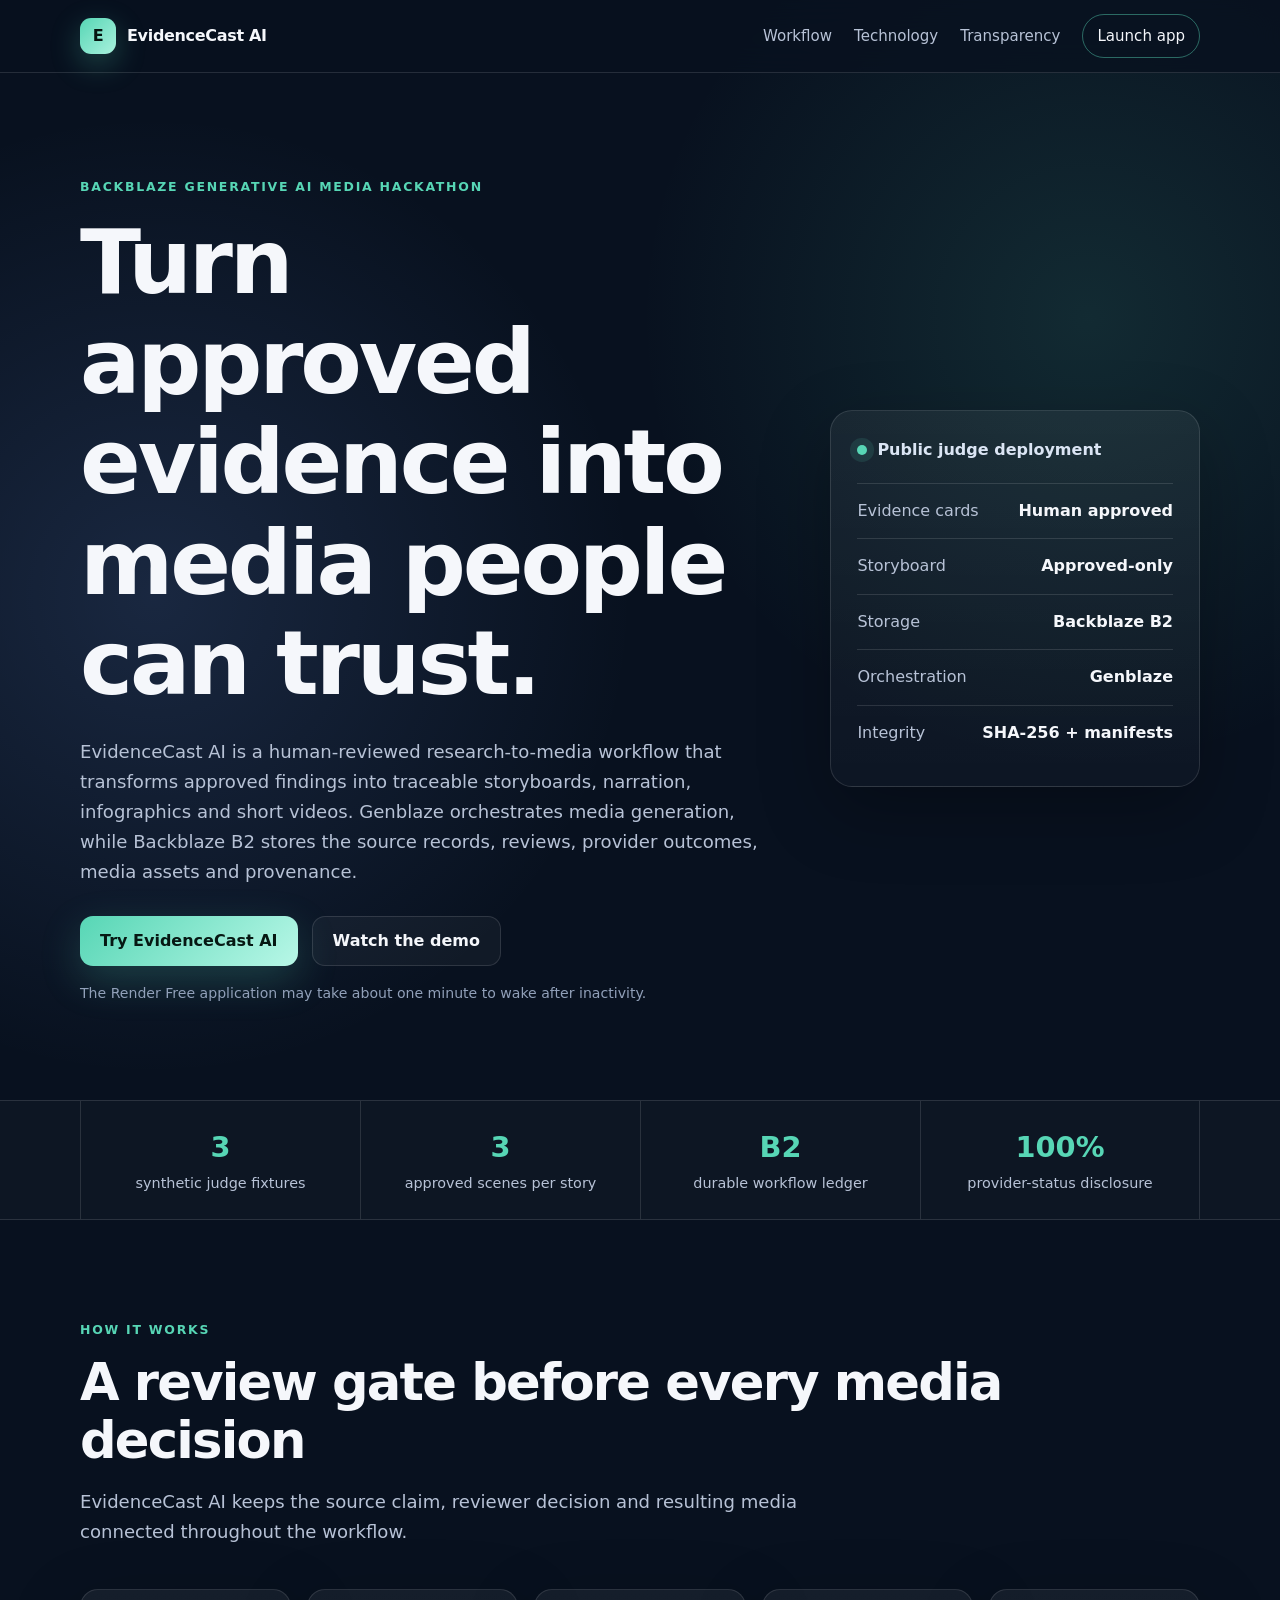
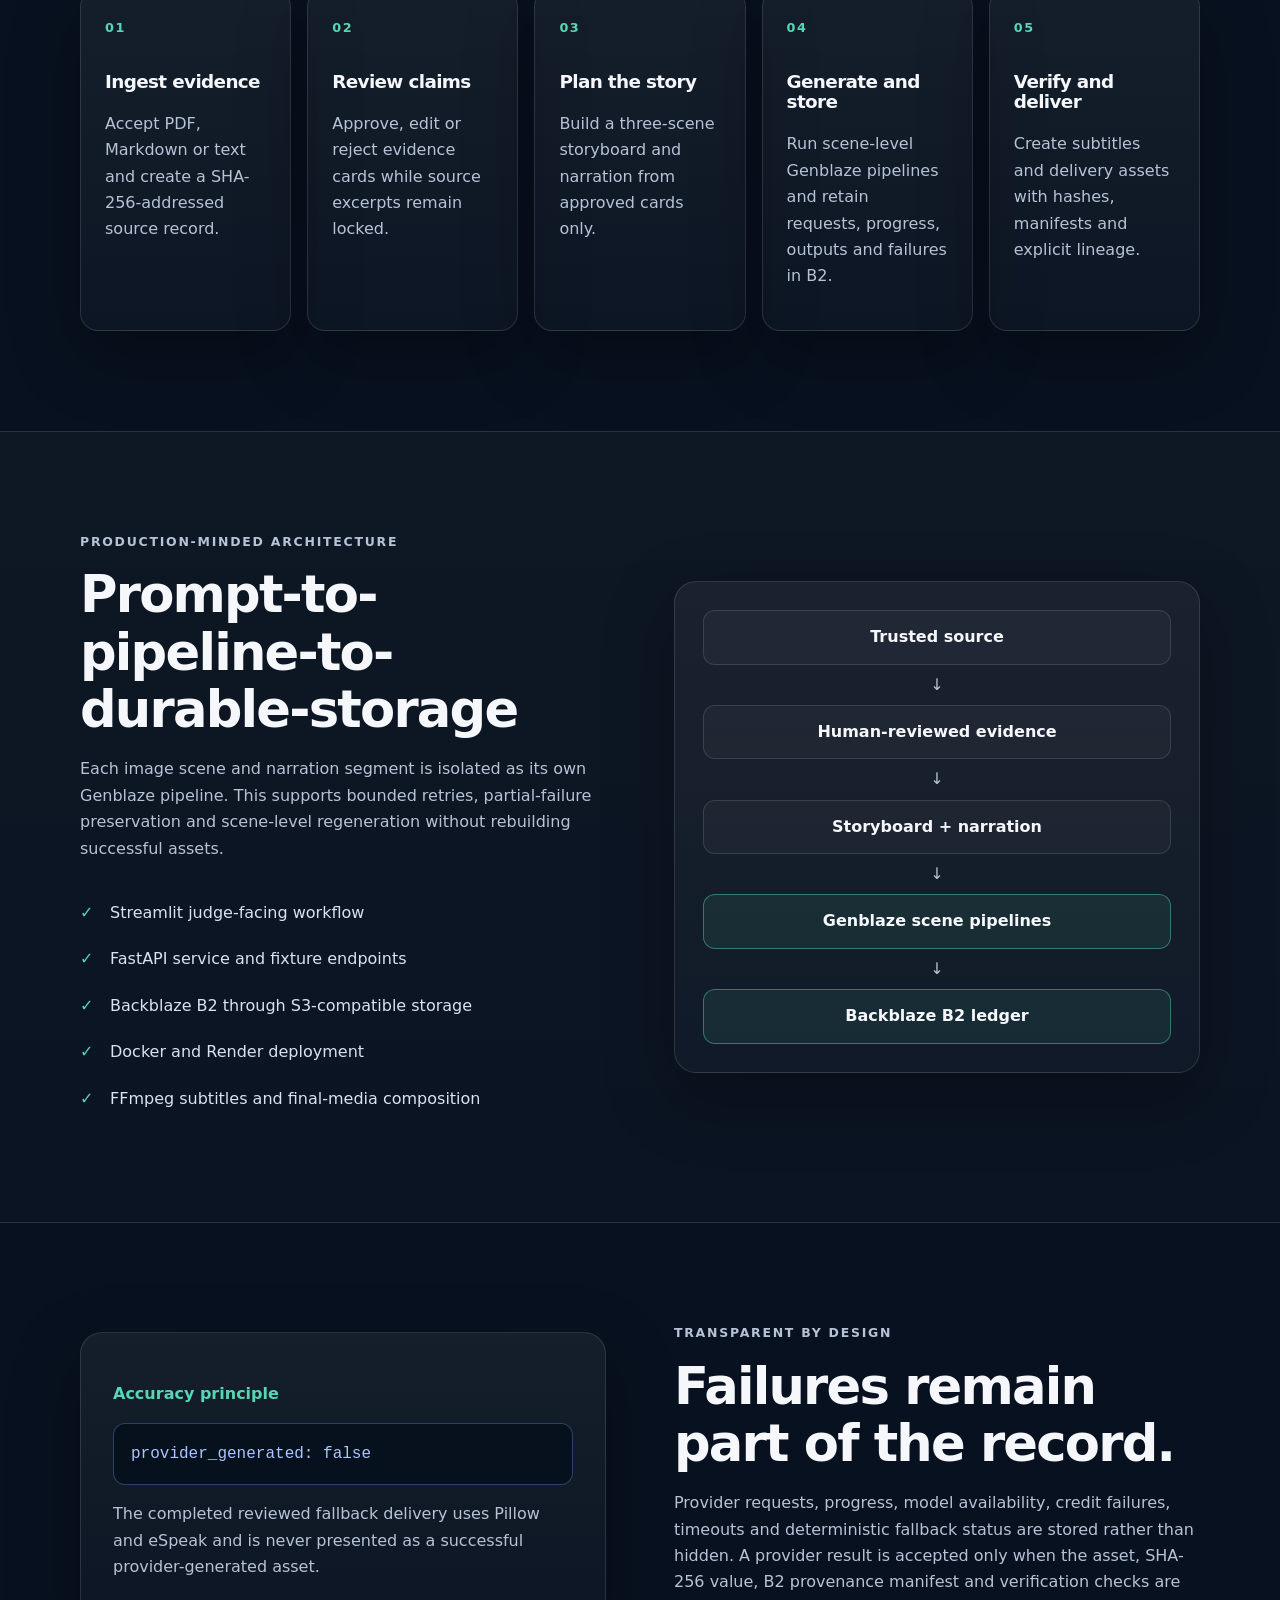
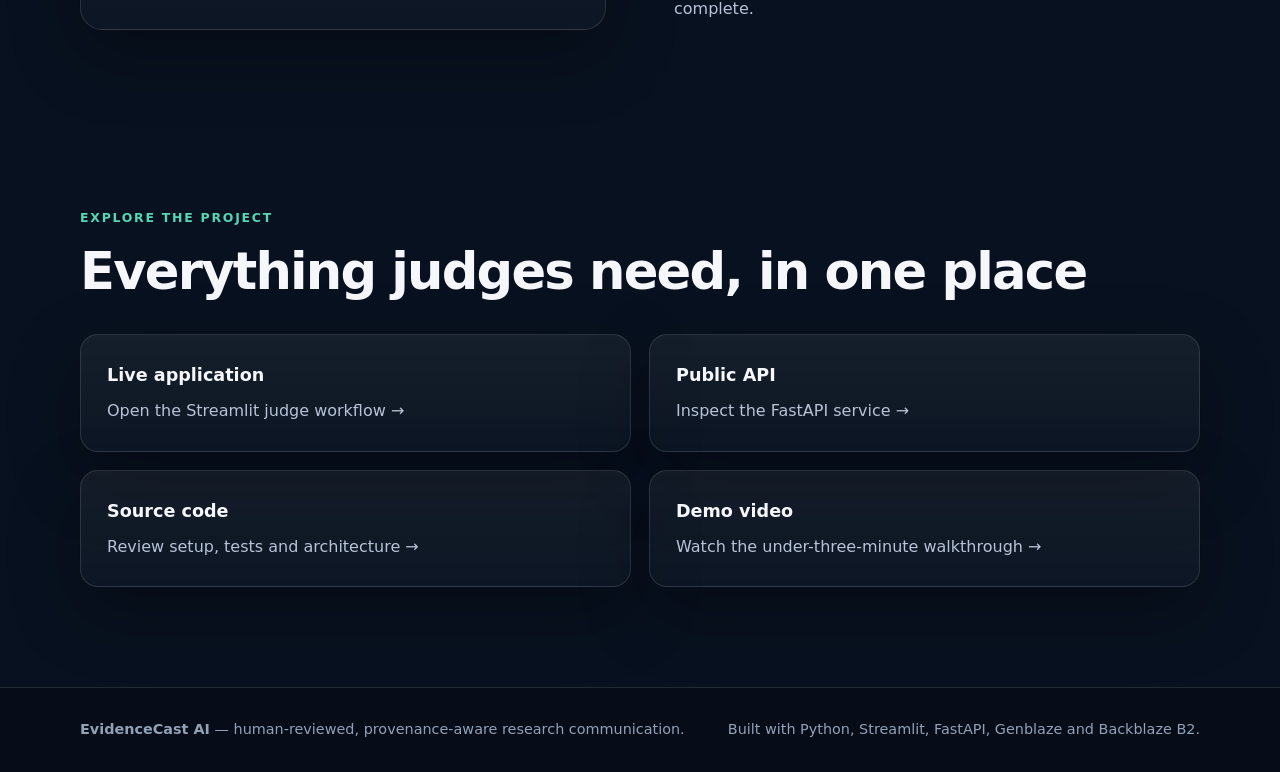
<file: docs/index.html>
<!doctype html>
<html lang="en-GB">
<head>
  <meta charset="utf-8">
  <meta name="viewport" content="width=device-width, initial-scale=1">
  <meta name="description" content="EvidenceCast AI turns approved research evidence into traceable storyboards, narration, infographics and short videos using Genblaze and Backblaze B2.">
  <meta name="theme-color" content="#0b1020">
  <title>EvidenceCast AI — Traceable research-to-media workflows</title>
  <link rel="stylesheet" href="./site.css">
</head>
<body>
  <a class="skip-link" href="#main">Skip to content</a>

  <header class="site-header">
    <div class="shell nav-wrap">
      <a class="brand" href="#top" aria-label="EvidenceCast AI home">
        <span class="brand-mark">E</span>
        <span>EvidenceCast AI</span>
      </a>
      <nav aria-label="Primary navigation">
        <a href="#workflow">Workflow</a>
        <a href="#technology">Technology</a>
        <a href="#transparency">Transparency</a>
        <a class="nav-cta" href="https://evidencecast-web-buriro-2026.onrender.com/">Launch app</a>
      </nav>
    </div>
  </header>

  <main id="main">
    <section id="top" class="hero">
      <div class="shell hero-grid">
        <div>
          <p class="eyebrow">Backblaze Generative AI Media Hackathon</p>
          <h1>Turn approved evidence into media people can trust.</h1>
          <p class="hero-copy">
            EvidenceCast AI is a human-reviewed research-to-media workflow that transforms approved findings into traceable storyboards, narration, infographics and short videos. Genblaze orchestrates media generation, while Backblaze B2 stores the source records, reviews, provider outcomes, media assets and provenance.
          </p>
          <div class="actions">
            <a class="button primary" href="https://evidencecast-web-buriro-2026.onrender.com/">Try EvidenceCast AI</a>
            <a class="button secondary" href="https://www.youtube.com/watch?v=tCU5KRakVxE">Watch the demo</a>
          </div>
          <p class="cold-start">The Render Free application may take about one minute to wake after inactivity.</p>
        </div>

        <aside class="hero-card" aria-label="Project summary">
          <div class="status-row"><span class="status-dot"></span> Public judge deployment</div>
          <dl>
            <div><dt>Evidence cards</dt><dd>Human approved</dd></div>
            <div><dt>Storyboard</dt><dd>Approved-only</dd></div>
            <div><dt>Storage</dt><dd>Backblaze B2</dd></div>
            <div><dt>Orchestration</dt><dd>Genblaze</dd></div>
            <div><dt>Integrity</dt><dd>SHA-256 + manifests</dd></div>
          </dl>
        </aside>
      </div>
    </section>

    <section class="proof-strip" aria-label="Project highlights">
      <div class="shell proof-grid">
        <div><strong>3</strong><span>synthetic judge fixtures</span></div>
        <div><strong>3</strong><span>approved scenes per story</span></div>
        <div><strong>B2</strong><span>durable workflow ledger</span></div>
        <div><strong>100%</strong><span>provider-status disclosure</span></div>
      </div>
    </section>

    <section id="workflow" class="section">
      <div class="shell">
        <p class="eyebrow">How it works</p>
        <h2>A review gate before every media decision</h2>
        <p class="section-intro">EvidenceCast AI keeps the source claim, reviewer decision and resulting media connected throughout the workflow.</p>
        <div class="steps">
          <article><span>01</span><h3>Ingest evidence</h3><p>Accept PDF, Markdown or text and create a SHA-256-addressed source record.</p></article>
          <article><span>02</span><h3>Review claims</h3><p>Approve, edit or reject evidence cards while source excerpts remain locked.</p></article>
          <article><span>03</span><h3>Plan the story</h3><p>Build a three-scene storyboard and narration from approved cards only.</p></article>
          <article><span>04</span><h3>Generate and store</h3><p>Run scene-level Genblaze pipelines and retain requests, progress, outputs and failures in B2.</p></article>
          <article><span>05</span><h3>Verify and deliver</h3><p>Create subtitles and delivery assets with hashes, manifests and explicit lineage.</p></article>
        </div>
      </div>
    </section>

    <section id="technology" class="section section-alt">
      <div class="shell two-column">
        <div>
          <p class="eyebrow">Production-minded architecture</p>
          <h2>Prompt-to-pipeline-to-durable-storage</h2>
          <p>Each image scene and narration segment is isolated as its own Genblaze pipeline. This supports bounded retries, partial-failure preservation and scene-level regeneration without rebuilding successful assets.</p>
          <ul class="check-list">
            <li>Streamlit judge-facing workflow</li>
            <li>FastAPI service and fixture endpoints</li>
            <li>Backblaze B2 through S3-compatible storage</li>
            <li>Docker and Render deployment</li>
            <li>FFmpeg subtitles and final-media composition</li>
          </ul>
        </div>
        <div class="architecture" role="img" aria-label="Architecture diagram showing source evidence, human review, Genblaze pipelines and Backblaze B2">
          <div>Trusted source</div><i>↓</i>
          <div>Human-reviewed evidence</div><i>↓</i>
          <div>Storyboard + narration</div><i>↓</i>
          <div class="accent">Genblaze scene pipelines</div><i>↓</i>
          <div class="accent">Backblaze B2 ledger</div>
        </div>
      </div>
    </section>

    <section id="transparency" class="section">
      <div class="shell two-column">
        <div class="transparency-card">
          <p class="label">Accuracy principle</p>
          <code>provider_generated: false</code>
          <p>The completed reviewed fallback delivery uses Pillow and eSpeak and is never presented as a successful provider-generated asset.</p>
        </div>
        <div>
          <p class="eyebrow">Transparent by design</p>
          <h2>Failures remain part of the record.</h2>
          <p>Provider requests, progress, model availability, credit failures, timeouts and deterministic fallback status are stored rather than hidden. A provider result is accepted only when the asset, SHA-256 value, B2 provenance manifest and verification checks are complete.</p>
        </div>
      </div>
    </section>

    <section class="section links-section">
      <div class="shell">
        <p class="eyebrow">Explore the project</p>
        <h2>Everything judges need, in one place</h2>
        <div class="link-cards">
          <a href="https://evidencecast-web-buriro-2026.onrender.com/"><strong>Live application</strong><span>Open the Streamlit judge workflow →</span></a>
          <a href="https://evidencecast-api-buriro-2026.onrender.com/"><strong>Public API</strong><span>Inspect the FastAPI service →</span></a>
          <a href="https://github.com/buriro-ezekia/evidencecast-ai"><strong>Source code</strong><span>Review setup, tests and architecture →</span></a>
          <a href="https://www.youtube.com/watch?v=tCU5KRakVxE"><strong>Demo video</strong><span>Watch the under-three-minute walkthrough →</span></a>
        </div>
      </div>
    </section>
  </main>

  <footer>
    <div class="shell footer-wrap">
      <p><strong>EvidenceCast AI</strong> — human-reviewed, provenance-aware research communication.</p>
      <p>Built with Python, Streamlit, FastAPI, Genblaze and Backblaze B2.</p>
    </div>
  </footer>
</body>
</html>
</file>
<file: docs/site.css>
:root {
  --bg: #08111f;
  --bg-soft: #0e1a2d;
  --panel: rgba(15, 27, 46, 0.82);
  --panel-solid: #122039;
  --text: #f5f7fb;
  --muted: #b7c2d6;
  --line: rgba(255, 255, 255, 0.12);
  --accent: #57d6b5;
  --accent-2: #7ca8ff;
  --shadow: 0 24px 70px rgba(0, 0, 0, 0.28);
  --radius: 22px;
}

* { box-sizing: border-box; }
html { scroll-behavior: smooth; }
body {
  margin: 0;
  color: var(--text);
  background:
    radial-gradient(circle at 85% 8%, rgba(87, 214, 181, 0.13), transparent 28rem),
    radial-gradient(circle at 12% 15%, rgba(124, 168, 255, 0.15), transparent 30rem),
    var(--bg);
  font-family: Inter, ui-sans-serif, system-ui, -apple-system, BlinkMacSystemFont, "Segoe UI", sans-serif;
  line-height: 1.65;
}

a { color: inherit; }
.shell { width: min(1120px, calc(100% - 40px)); margin: 0 auto; }
.skip-link { position: absolute; left: -9999px; top: 0; }
.skip-link:focus { left: 16px; top: 16px; z-index: 1000; background: #fff; color: #000; padding: 10px 14px; border-radius: 8px; }

.site-header {
  position: sticky;
  top: 0;
  z-index: 50;
  backdrop-filter: blur(16px);
  background: rgba(8, 17, 31, 0.78);
  border-bottom: 1px solid var(--line);
}
.nav-wrap { min-height: 72px; display: flex; align-items: center; justify-content: space-between; gap: 24px; }
.brand { display: inline-flex; align-items: center; gap: 11px; text-decoration: none; font-weight: 800; letter-spacing: -0.02em; }
.brand-mark { display: grid; place-items: center; width: 36px; height: 36px; border-radius: 11px; color: #05140f; background: linear-gradient(135deg, var(--accent), #a9f1dd); box-shadow: 0 10px 30px rgba(87, 214, 181, 0.28); }
nav { display: flex; align-items: center; gap: 22px; }
nav a { color: var(--muted); text-decoration: none; font-size: 0.94rem; }
nav a:hover { color: var(--text); }
.nav-cta { padding: 9px 14px; border: 1px solid rgba(87, 214, 181, 0.45); border-radius: 999px; color: var(--text); }

.hero { padding: 104px 0 80px; }
.hero-grid { display: grid; grid-template-columns: minmax(0, 1.3fr) minmax(300px, 0.7fr); gap: 64px; align-items: center; }
.eyebrow { margin: 0 0 14px; color: var(--accent); font-size: 0.78rem; font-weight: 800; letter-spacing: 0.14em; text-transform: uppercase; }
h1, h2, h3 { line-height: 1.12; letter-spacing: -0.035em; margin-top: 0; }
h1 { max-width: 820px; margin-bottom: 24px; font-size: clamp(3rem, 7vw, 5.8rem); }
h2 { margin-bottom: 18px; font-size: clamp(2rem, 4vw, 3.2rem); }
h3 { font-size: 1.15rem; }
.hero-copy, .section-intro { max-width: 760px; color: var(--muted); font-size: 1.13rem; }
.actions { display: flex; flex-wrap: wrap; gap: 14px; margin-top: 30px; }
.button { display: inline-flex; align-items: center; justify-content: center; min-height: 50px; padding: 0 20px; border-radius: 13px; text-decoration: none; font-weight: 800; }
.button.primary { color: #061813; background: linear-gradient(135deg, var(--accent), #b8f7e7); box-shadow: 0 14px 40px rgba(87, 214, 181, 0.22); }
.button.secondary { border: 1px solid var(--line); background: rgba(255, 255, 255, 0.04); }
.cold-start { margin-top: 16px; color: #91a0b9; font-size: 0.88rem; }

.hero-card, .transparency-card, .architecture, .steps article, .link-cards a {
  border: 1px solid var(--line);
  background: linear-gradient(180deg, rgba(255,255,255,0.055), rgba(255,255,255,0.025));
  box-shadow: var(--shadow);
}
.hero-card { padding: 26px; border-radius: var(--radius); }
.status-row { display: flex; align-items: center; gap: 10px; margin-bottom: 20px; color: #dbe5f4; font-weight: 700; }
.status-dot { width: 10px; height: 10px; border-radius: 50%; background: var(--accent); box-shadow: 0 0 0 7px rgba(87, 214, 181, 0.12); }
dl { margin: 0; }
dl div { display: flex; justify-content: space-between; gap: 24px; padding: 14px 0; border-top: 1px solid var(--line); }
dt { color: var(--muted); }
dd { margin: 0; text-align: right; font-weight: 800; }

.proof-strip { border-top: 1px solid var(--line); border-bottom: 1px solid var(--line); background: rgba(255,255,255,0.02); }
.proof-grid { display: grid; grid-template-columns: repeat(4, 1fr); }
.proof-grid div { min-height: 118px; display: flex; flex-direction: column; align-items: center; justify-content: center; text-align: center; border-left: 1px solid var(--line); }
.proof-grid div:last-child { border-right: 1px solid var(--line); }
.proof-grid strong { font-size: 1.8rem; color: var(--accent); }
.proof-grid span { color: var(--muted); font-size: 0.9rem; }

.section { padding: 100px 0; }
.section-alt { background: linear-gradient(180deg, rgba(255,255,255,0.025), rgba(255,255,255,0.01)); border-top: 1px solid var(--line); border-bottom: 1px solid var(--line); }
.steps { display: grid; grid-template-columns: repeat(5, 1fr); gap: 16px; margin-top: 42px; }
.steps article { min-height: 240px; padding: 24px; border-radius: 18px; }
.steps article span { display: inline-block; margin-bottom: 34px; color: var(--accent); font-weight: 900; font-size: 0.8rem; letter-spacing: 0.12em; }
.steps p, .two-column p, .link-cards span { color: var(--muted); }
.two-column { display: grid; grid-template-columns: 1fr 1fr; gap: 68px; align-items: center; }
.check-list { padding: 0; margin: 28px 0 0; list-style: none; }
.check-list li { position: relative; padding: 10px 0 10px 30px; color: #d9e2f1; }
.check-list li::before { content: "✓"; position: absolute; left: 0; color: var(--accent); font-weight: 900; }
.architecture { padding: 28px; border-radius: var(--radius); text-align: center; }
.architecture div { padding: 13px 16px; border: 1px solid var(--line); border-radius: 12px; background: rgba(255,255,255,0.035); font-weight: 800; }
.architecture i { display: block; color: var(--muted); font-style: normal; padding: 7px; }
.architecture .accent { border-color: rgba(87, 214, 181, 0.45); background: rgba(87, 214, 181, 0.09); }
.transparency-card { padding: 32px; border-radius: var(--radius); }
.transparency-card .label { color: var(--accent); font-weight: 800; }
.transparency-card code { display: block; margin: 15px 0; padding: 17px; border: 1px solid rgba(124, 168, 255, 0.32); border-radius: 12px; background: #07101d; color: #a9c6ff; font-size: 1rem; overflow-wrap: anywhere; }
.links-section { padding-top: 70px; }
.link-cards { display: grid; grid-template-columns: repeat(2, 1fr); gap: 18px; margin-top: 34px; }
.link-cards a { display: flex; flex-direction: column; gap: 8px; padding: 26px; border-radius: 18px; text-decoration: none; transition: transform 160ms ease, border-color 160ms ease; }
.link-cards a:hover { transform: translateY(-3px); border-color: rgba(87, 214, 181, 0.55); }
.link-cards strong { font-size: 1.1rem; }

footer { border-top: 1px solid var(--line); padding: 30px 0; background: #060d18; }
.footer-wrap { display: flex; justify-content: space-between; gap: 24px; color: #93a1b7; font-size: 0.9rem; }
.footer-wrap p { margin: 0; }

@media (max-width: 920px) {
  nav a:not(.nav-cta) { display: none; }
  .hero-grid, .two-column { grid-template-columns: 1fr; }
  .steps { grid-template-columns: repeat(2, 1fr); }
  .proof-grid { grid-template-columns: repeat(2, 1fr); }
  .proof-grid div:nth-child(3) { border-top: 1px solid var(--line); }
  .proof-grid div:nth-child(4) { border-top: 1px solid var(--line); }
}

@media (max-width: 620px) {
  .shell { width: min(100% - 28px, 1120px); }
  .hero { padding-top: 72px; }
  h1 { font-size: clamp(2.6rem, 15vw, 4.2rem); }
  .steps, .link-cards, .proof-grid { grid-template-columns: 1fr; }
  .proof-grid div { border-right: 1px solid var(--line); border-bottom: 1px solid var(--line); }
  .footer-wrap { flex-direction: column; }
}
</file>
